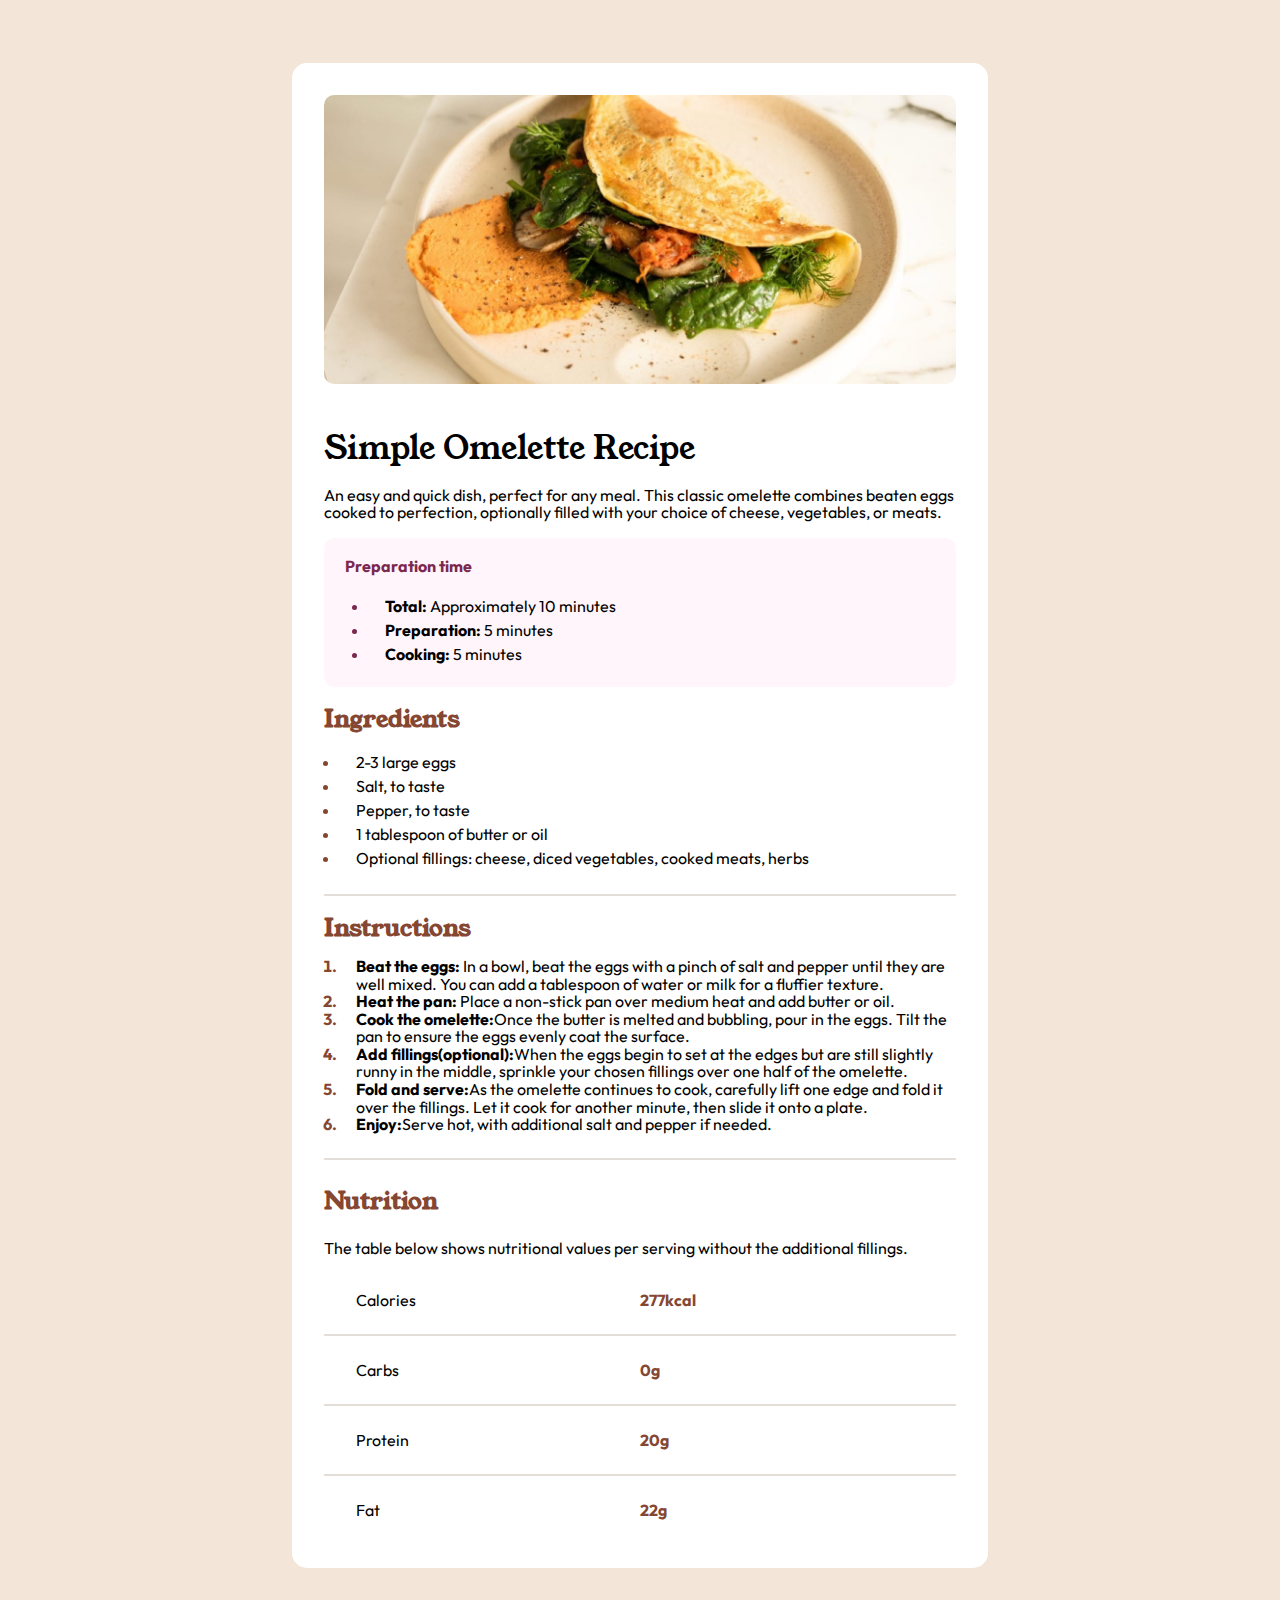
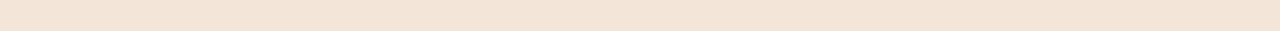
<file: index.html>
<!DOCTYPE html>
<html lang="en">
<head>
    <meta charset="UTF-8">
    <meta name="viewport" content="width=device-width, initial-scale=1.0">
    <title>Recipe Page</title>
    <link rel="stylesheet" href="recipe.css">
    <link href="https://fonts.googleapis.com/css2?family=Outfit:wght@100..900&family=Young+Serif&display=swap" rel="stylesheet">
    
</head>
<body>
    
    <div class="img_shell">
        <img src="image-omelette.jpeg" alt="omelette">
    </div>

    <div class="main_shell">

        <H1>Simple Omelette Recipe</H1>
        <p id="description">An easy and quick dish, perfect for any meal. This classic omelette combines beaten eggs cooked to perfection, optionally filled with your choice of cheese, vegetables, or meats.</p>
        
        <div id="prep_shell">
            <p id="prep"><b>Preparation time</b></p>
            <ul>
                <li><b>Total:</b> Approximately 10 minutes</li>
                <li><b>Preparation:</b> 5 minutes</li>
                <li><b>Cooking:</b> 5 minutes</li>  
            </ul>
        </div>
        
        <div id="ingredients_shell">
            <h2>Ingredients</h2>
            <ul>
                <li>2-3 large eggs</li>
                <li>Salt, to taste</li>
                <li>Pepper, to taste</li>
                <li>1 tablespoon of butter or oil</li>
                <li>Optional fillings: cheese, diced vegetables, cooked meats, herbs</li>
            </ul>
        </div>
        
        <hr class="ruler">

        <div id="instructions_shell">
            <h2>Instructions</h2>
            <ol>
                <li><b>Beat the eggs:</b> In a bowl, beat the eggs with a pinch of salt and pepper until they are well mixed. You can add a tablespoon of water or milk for a fluffier texture.</li>
                <li><b>Heat the pan:</b> Place a non-stick pan over medium heat and add butter or oil.</li>
                <li><b>Cook the omelette:</b>Once the butter is melted and bubbling, pour in the eggs. Tilt the pan to ensure the eggs evenly coat the surface.</li>
                <li><b>Add fillings(optional):</b>When the eggs begin to set at the edges but are still slightly runny in the middle, sprinkle your chosen fillings over one half of the omelette.</li>
                <li><b>Fold and serve:</b>As the omelette continues to cook, carefully lift one edge and fold it over the fillings. Let it cook for another minute, then slide it onto a plate.</li>
                <li><b>Enjoy:</b>Serve hot, with additional salt and pepper if needed.</li>
            </ol>
        </div>

        <hr class="ruler">

        <h2>Nutrition</h2>
        <p>The table below shows nutritional values per serving without the additional fillings.</p>
        <div class="nutrition">
            <p class="note">Calories</p>
            <p class="value">277kcal</p>
        </div>

        <hr>

        <div class="nutrition">        
            <p class="note">Carbs</p>
            <p class="value">0g</p>
        </div>

        <hr>

        <div class="nutrition">
            <p class="note">Protein</p>
            <p class="value">20g</p>
        </div>

        <hr>

        <div class="nutrition">
            <p class="note">Fat</p>
            <p class="value">22g</p>   
        </div>

    </div>

</body>
</html>
</file>
<file: recipe.css>
img{
    width: 100%;
    border-radius: 10px;
}
.img_shell{
    padding: 2rem 2rem 0px 2rem; 
    background-color: var(--main-bg-color);
    border: none;
    width: 50%;
    margin: 5% auto 0px auto;
    border-radius: 15px 15px 0px 0px;

    
}
h1, h2{
    font-family: "Young Serif", serif;
}
h1{
    font-size: 2rem;
    font-weight: 100;
    margin-bottom: 1rem;

}
h2{
    color: var(--brown800);
}


:root{
    --main-bg-color: hsl(0, 0%, 100%);
    --stone100: hsl(30, 54%, 90%);
    --stone150: hsl(30, 18%, 87%);
    --stone600: hsl(30, 10%, 34%);
    --stone900: hsl(24, 5%, 18%);
    --brown800: hsl(14, 45%, 36%);

    --rose800: hsl(332, 51%, 32%);
    --rose50: hsl(330, 100%, 98%);
}


body{
    background-color: var(--stone100);
    font-family: outfit, sans-serif;
    font-size: 16px;
}
.main_shell{
    padding: 1rem 2rem 2rem 2rem;
    margin: 0px auto 5% auto;
    background-color: var(--main-bg-color);
    width: 50%;
    border-radius: 0px 0px 15px 15px;
    border: 0px;
}

hr{
    border: 1px solid var(--stone150);
}
.ruler{
    margin: 1.5rem 0px;
}
#description{
    line-height: 1.1rem;
}

#prep_shell{
    padding: .3rem;
    line-height: 1.5rem;
    background-color: var(--rose50);
    border-radius: 10px;
}
#prep{
    font-size: 1rem;
    margin: .7rem 1rem;
    color: var(--rose800);
}
#prep_shell li::marker{
    color: var(--rose800);
}
#prep_shell li{
    padding-left: 1rem ;
}


#ingredients_shell{
    line-height: 1.5rem;
}

#ingredients_shell li::marker{
    color: var(--brown800);
}

#ingredients_shell ul{
    margin-left: 1rem;
    padding: 0px;
}
#ingredients_shell li{
    padding-left: 1rem;
}


#instructions_shell{
    line-height: 1.1rem;
}
#instructions_shell li::marker{
    color: var(--brown800);
    font-weight: 700;
}
#instructions_shell ol{
    margin-left: 1rem;
    padding: 0px;
}
#instructions_shell li{
    padding-left: 1rem;
}


.nutrition{
    display: grid;
    grid-template-columns: 1fr 1fr;
}   

.note{
    margin-left: 2rem;
}

.value{
    color: var(--brown800);
    font-weight: 700;
} 

 @media screen and (max-width: 375px) {
    body{
        margin: 0px;
    }
    .main_shell{
        padding: 2rem;
        margin: 0px;
        width: 100%;
        max-width: 100vw;
        border-radius: 0px;
        box-sizing: border-box;
    }
    .img_shell{
        margin: 0px;
        width: 100%;
        border-radius: 0px;
        padding: 0px;
        box-sizing: border-box;
    }
    img{
        width: 100%;
        border-radius: 0px;
    }
    h1{
        margin-top: 0px;
    }
 }
</file>
